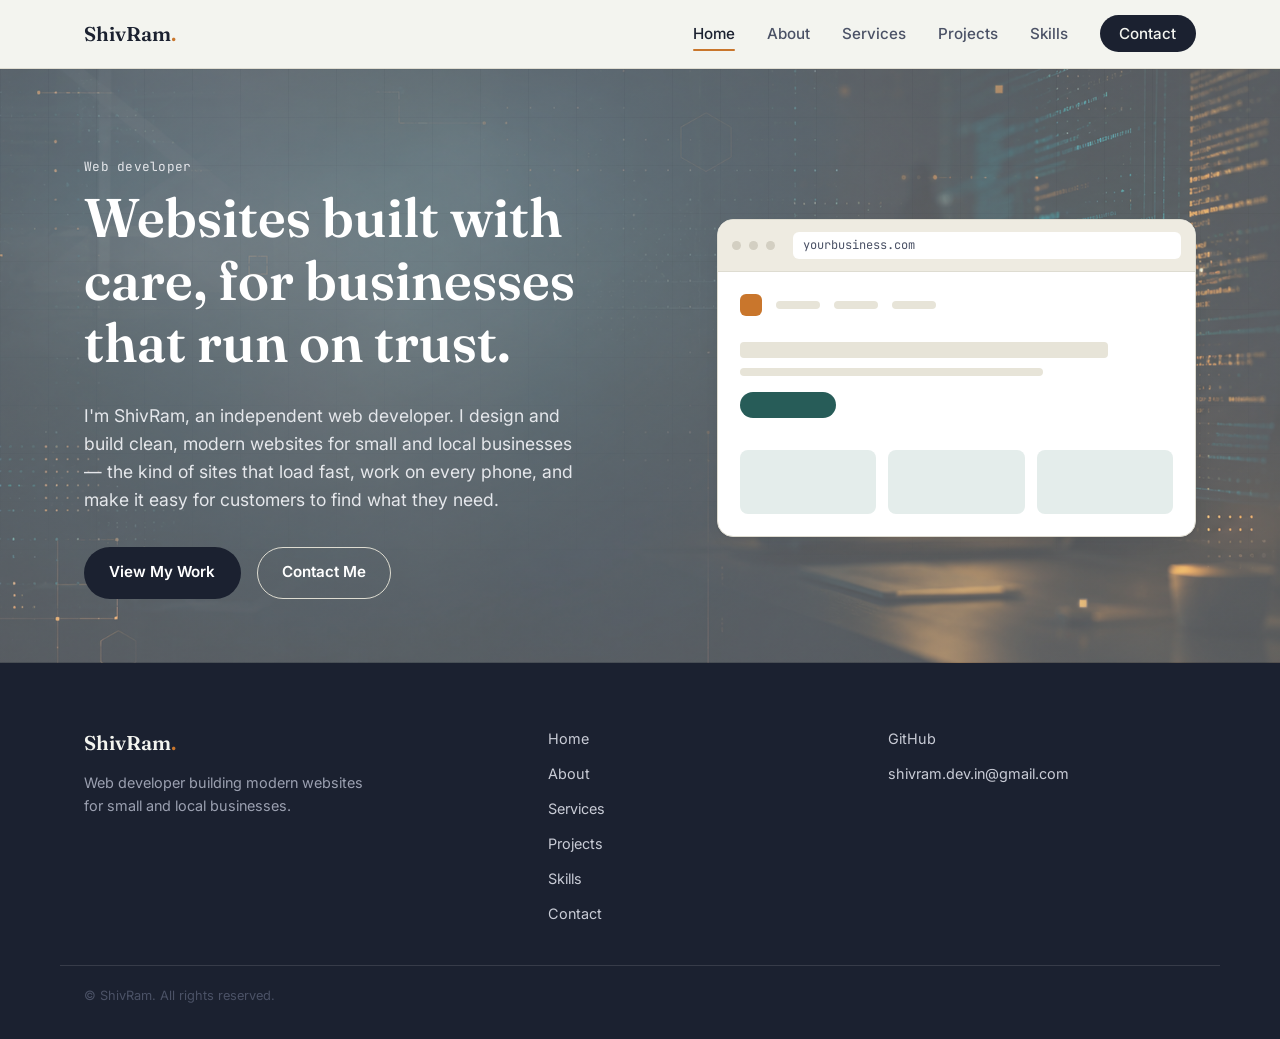
<file: index.html>
<!DOCTYPE html>
<html lang="en">
<head>
  <meta charset="UTF-8">
  <meta name="viewport" content="width=device-width, initial-scale=1.0">
  <title>ShivRam — Web Developer for Small & Local Businesses</title>
  <meta name="description" content="ShivRam builds modern, fast, responsive websites for small and local businesses — cafés, salons, service shops, and more.">

  <link rel="preconnect" href="https://fonts.googleapis.com">
  <link rel="preconnect" href="https://fonts.gstatic.com" crossorigin>
  <link href="https://fonts.googleapis.com/css2?family=Fraunces:ital,opsz,wght@0,9..144,400;0,9..144,500;0,9..144,600;1,9..144,500&family=Inter:wght@400;500;600;700&family=JetBrains+Mono:wght@400;500&display=swap" rel="stylesheet">

  <link rel="stylesheet" href="style.css">
</head>
<body>

  <!-- ================= NAVIGATION ================= -->
  <header class="site-header">
    <nav class="navbar" aria-label="Primary">
      <a href="#home" class="nav-logo">ShivRam<span class="nav-logo-dot">.</span></a>

      <button class="nav-toggle" id="navToggle" aria-expanded="false" aria-controls="navMenu" aria-label="Open menu">
        <span></span>
        <span></span>
        <span></span>
      </button>

      <ul class="nav-menu" id="navMenu">
        <li><a href="index.html" class="nav-link active-link">Home</a></li>
        <li><a href="about.html" class="nav-link">About</a></li>
        <li><a href="services.html" class="nav-link">Services</a></li>
        <li><a href="projects.html" class="nav-link">Projects</a></li>
        <li><a href="skills.html" class="nav-link">Skills</a></li>
        <li><a href="contact.html" class="nav-link nav-cta">Contact</a></li>
      </ul>
    </nav>
  </header>

  <main id="home">

    <!-- ================= HERO ================= -->
    <section class="hero">
      <div class="hero-grid-bg" aria-hidden="true"></div>
      <div class="container hero-inner">
        <div class="hero-copy">
          <p class="eyebrow">Web developer</p>
          <h1 class="hero-title">Websites built with care, for businesses that run on trust.</h1>
          <p class="hero-desc">
            I'm ShivRam, an independent web developer. I design and build clean,
            modern websites for small and local businesses — the kind of sites that
            load fast, work on every phone, and make it easy for customers to find
            what they need.
          </p>
          <div class="hero-actions">
            <a href="projects.html" class="btn btn-primary">View My Work</a>
            <a href="contact.html" class="btn btn-ghost">Contact Me</a>
          </div>
        </div>

        <div class="hero-visual" aria-hidden="true">
          <div class="browser-mock">
            <div class="browser-bar">
              <span class="browser-dot"></span>
              <span class="browser-dot"></span>
              <span class="browser-dot"></span>
              <div class="browser-url">yourbusiness.com</div>
            </div>
            <div class="browser-body">
              <div class="skeleton-nav">
                <span class="skeleton-chip"></span>
                <span class="skeleton-line skeleton-line--s"></span>
                <span class="skeleton-line skeleton-line--s"></span>
                <span class="skeleton-line skeleton-line--s"></span>
              </div>
              <div class="skeleton-hero">
                <span class="skeleton-line skeleton-line--lg"></span>
                <span class="skeleton-line skeleton-line--md"></span>
                <span class="skeleton-btn"></span>
              </div>
              <div class="skeleton-cards">
                <span class="skeleton-card"></span>
                <span class="skeleton-card"></span>
                <span class="skeleton-card"></span>
              </div>
            </div>
          </div>
        </div>
      </div>
    </section>

    <!-- ================= ABOUT =================
    <section class="about" id="about">
      <div class="container about-inner">
        <div class="about-image">
          <div class="avatar-frame">
            <img src="images/profile.png" alt="Portrait of ShivRam, web developer" onerror="this.parentElement.classList.add('avatar-fallback')">
            <div class="avatar-placeholder" aria-hidden="true">RV</div>
          </div>
        </div>

        <div class="about-copy">
          <p class="eyebrow">About</p>
          <h2 class="section-title">I build the web presence small businesses actually need.</h2>
          <p>
            Most of my work is for owner-run businesses — cafés, salons, repair
            shops, and local services — who need a website that looks professional,
            loads quickly, and is simple for their customers to use on a phone.
          </p>
          <p>
            I focus on the fundamentals: clear structure, readable typography,
            honest content, and layouts that hold up on any screen size. Every
            project starts with understanding the business before a single line
            of code gets written.
          </p>
          <p>
            My approach is deliberately straightforward — semantic HTML, clean
            CSS, and JavaScript that's used only where it genuinely improves the
            experience. No unnecessary frameworks, no bloated page weight.
          </p>
        </div>
      </div>
    </section> -->

    <!-- ================= SERVICES =================
    <section class="services" id="services">
      <div class="container">
        <p class="eyebrow">Services</p>
        <h2 class="section-title">What I can build for you</h2>

        <div class="services-list">
          <article class="service-row">
            <div class="service-icon" aria-hidden="true">
              <svg viewBox="0 0 48 48"><rect x="6" y="8" width="36" height="26" rx="3"/><path d="M6 16h36"/><path d="M14 34v6h20v-6"/></svg>
            </div>
            <div class="service-text">
              <h3>Business Websites</h3>
              <p>A complete, professional website for your business — home, about, services, and contact pages built around how your customers actually search and browse.</p>
            </div>
          </article>

          <article class="service-row">
            <div class="service-icon" aria-hidden="true">
              <svg viewBox="0 0 48 48"><rect x="10" y="4" width="28" height="40" rx="4"/><path d="M18 12h12"/><path d="M20 36h8"/></svg>
            </div>
            <div class="service-text">
              <h3>Landing Pages</h3>
              <p>A focused, single-page site built around one goal — a promotion, an event, or a new product — designed to convert visitors quickly.</p>
            </div>
          </article>

          <article class="service-row">
            <div class="service-icon" aria-hidden="true">
              <svg viewBox="0 0 48 48"><rect x="4" y="10" width="40" height="24" rx="2"/><rect x="16" y="38" width="16" height="4" rx="1"/></svg>
            </div>
            <div class="service-text">
              <h3>Responsive Web Design</h3>
              <p>Layouts that are built mobile-first and tested across phones, tablets, and desktops, so your site looks right wherever it's opened.</p>
            </div>
          </article>

          <article class="service-row">
            <div class="service-icon" aria-hidden="true">
              <svg viewBox="0 0 48 48"><path d="M8 40l6-18L34 2l6 6-20 20-18 6z"/><path d="M28 8l6 6"/></svg>
            </div>
            <div class="service-text">
              <h3>Website Redesign</h3>
              <p>A rebuild of an outdated or underperforming site — keeping what works, replacing what doesn't, and modernizing the design and structure.</p>
            </div>
          </article>

          <article class="service-row">
            <div class="service-icon" aria-hidden="true">
              <svg viewBox="0 0 48 48"><circle cx="24" cy="24" r="6"/><path d="M24 4v6M24 38v6M4 24h6M38 24h6M9.5 9.5l4.2 4.2M34.3 34.3l4.2 4.2M9.5 38.5l4.2-4.2M34.3 13.7l4.2-4.2"/></svg>
            </div>
            <div class="service-text">
              <h3>Website Maintenance</h3>
              <p>Ongoing updates, content changes, and fixes after launch, so your site stays accurate and running smoothly.</p>
            </div>
          </article>
        </div>
      </div>
    </section> -->

    <!-- ================= PROJECTS =================
    <section class="projects" id="projects">
      <div class="container">
        <p class="eyebrow">Projects</p>
        <h2 class="section-title">Demo work</h2>
        <p class="section-lead">
          These are self-directed demo projects built to show how I structure and
          design a site for a specific kind of local business — not work for real clients.
        </p>

        <div class="project-grid">

          <article class="project-card">
            <span class="demo-badge">Demo Project</span>
            <div class="project-media">
              <img src="images/cafe.jpeg" alt="Screenshot of a demo café website homepage with a warm, inviting layout">
            </div>
            <div class="project-body">
              <h3>Café Website</h3>
              <p>A warm, image-led homepage for a neighborhood café, with a menu section and simple online ordering call-to-action.</p>
              <ul class="tech-tags">
                <li>HTML</li><li>CSS</li><li>JavaScript</li>
              </ul>
              <div class="project-actions">
                <a href="https://shivram-devloper.github.io/Mountain-Bean-Cafe/" class="btn btn-small btn-primary">Live Demo</a>
                <a href="#" class="btn btn-small btn-ghost">View Code</a>
              </div>
            </div>
          </article>

          <article class="project-card">
            <span class="demo-badge">Demo Project</span>
            <div class="project-media">
              <img src="images/saloon.jpeg" alt="Screenshot of a demo salon website homepage with a booking section">
            </div>
            <div class="project-body">
              <h3>Salon Website</h3>
              <p>A clean, elegant site for a hair and beauty salon, featuring a services list, pricing, and an appointment request form.</p>
              <ul class="tech-tags">
                <li>HTML</li><li>CSS</li><li>JavaScript</li>
              </ul>
              <div class="project-actions">
                <a href="https://shivram-devloper.github.io/velora-studio/" class="btn btn-small btn-primary">Live Demo</a>
                <a href="#" class="btn btn-small btn-ghost">View Code</a>
              </div>
            </div>
          </article>

          <article class="project-card">
            <span class="demo-badge">Demo Project</span>
            <div class="project-media">
              <img src="images/services.jpeg" alt="Screenshot of a demo local repair service website homepage">
            </div>
            <div class="project-body">
              <h3>Local Repair Service Website</h3>
              <p>A straightforward, trust-focused site for a local repair shop, with a clear services breakdown and a request-a-quote form.</p>
              <ul class="tech-tags">
                <li>HTML</li><li>CSS</li><li>JavaScript</li>
              </ul>
              <div class="project-actions">
                <a href=" https://shivram-devloper.github.io/Fixora-Home-Services/" class="btn btn-small btn-primary">Live Demo</a>
                <a href="#" class="btn btn-small btn-ghost">View Code</a>
              </div>
            </div>
          </article>

        </div>
      </div>
    </section> -->

    <!-- ================= SKILLS =================
    <section class="skills" id="skills">
      <div class="container">
        <p class="eyebrow">Skills</p>
        <h2 class="section-title">Tools I build with</h2>

        <div class="skills-grid">
          <div class="skill-item">
            <div class="skill-top">
              <span class="skill-name">HTML</span>
              <span class="skill-level">Proficient</span>
            </div>
            <div class="skill-bar"><span style="width: 90%;"></span></div>
          </div>

          <div class="skill-item">
            <div class="skill-top">
              <span class="skill-name">CSS</span>
              <span class="skill-level">Proficient</span>
            </div>
            <div class="skill-bar"><span style="width: 85%;"></span></div>
          </div>

          <div class="skill-item">
            <div class="skill-top">
              <span class="skill-name">JavaScript</span>
              <span class="skill-level">Comfortable</span>
            </div>
            <div class="skill-bar"><span style="width: 70%;"></span></div>
          </div>

          <div class="skill-item">
            <div class="skill-top">
              <span class="skill-name">Git</span>
              <span class="skill-level">Comfortable</span>
            </div>
            <div class="skill-bar"><span style="width: 75%;"></span></div>
          </div>

          <div class="skill-item">
            <div class="skill-top">
              <span class="skill-name">GitHub</span>
              <span class="skill-level">Comfortable</span>
            </div>
            <div class="skill-bar"><span style="width: 75%;"></span></div>
          </div>

          <div class="skill-item">
            <div class="skill-top">
              <span class="skill-name">Responsive Web Design</span>
              <span class="skill-level">Proficient</span>
            </div>
            <div class="skill-bar"><span style="width: 88%;"></span></div>
          </div>
        </div>
      </div>
    </section>
 -->
    <!-- ================= WORK PROCESS =================
    <section class="process" id="process">
      <div class="container">
        <p class="eyebrow">Process</p>
        <h2 class="section-title">How a project comes together</h2>

        <ol class="process-list">
          <li class="process-step">
            <span class="process-num">01</span>
            <div>
              <h3>Discuss</h3>
              <p>Understand the business and what the website needs to do.</p>
            </div>
          </li>
          <li class="process-step">
            <span class="process-num">02</span>
            <div>
              <h3>Plan</h3>
              <p>Plan the website structure, pages, and content.</p>
            </div>
          </li>
          <li class="process-step">
            <span class="process-num">03</span>
            <div>
              <h3>Build</h3>
              <p>Develop the website with clean, responsive code.</p>
            </div>
          </li>
          <li class="process-step">
            <span class="process-num">04</span>
            <div>
              <h3>Review</h3>
              <p>Share a preview and collect feedback before launch.</p>
            </div>
          </li>
          <li class="process-step">
            <span class="process-num">05</span>
            <div>
              <h3>Launch</h3>
              <p>Deploy the finished website and hand it over.</p>
            </div>
          </li>
        </ol>
      </div>
    </section> -->

    <!-- ================= CONTACT =================
    <section class="contact" id="contact">
      <div class="container contact-inner">
        <div class="contact-copy">
          <p class="eyebrow">Contact</p>
          <h2 class="section-title">Have a project in mind?</h2>
          <p>
            Tell me a bit about your business and what you're looking for.
            I read every message and usually reply within a couple of days.
          </p>
          <a href="mailto:shivram.dev.in@gmail.com" class="contact-email">shivram.dev.in@gmail.com</a>
        </div>

        <form class="contact-form" id="contactForm" novalidate>
          <div class="form-field">
            <label for="name">Name</label>
            <input type="text" id="name" name="name" autocomplete="name" required>
            <span class="field-error" id="nameError"></span>
          </div>

          <div class="form-field">
            <label for="email">Email</label>
            <input type="email" id="email" name="email" autocomplete="email" required>
            <span class="field-error" id="emailError"></span>
          </div>

          <div class="form-field">
            <label for="message">Message</label>
            <textarea id="message" name="message" rows="5" required></textarea>
            <span class="field-error" id="messageError"></span>
          </div>

          <button type="submit" class="btn btn-primary btn-full">Send Message</button>
          <p class="form-status" id="formStatus" role="status" aria-live="polite"></p>
        </form>
      </div>
    </section> -->

  </main>

  <!-- ================= FOOTER ================= -->
  <footer class="site-footer">
    <div class="container footer-inner">
      <div class="footer-brand">
        <a href="#home" class="nav-logo">ShivRam<span class="nav-logo-dot">.</span></a>
        <p>Web developer building modern websites for small and local businesses.</p>
      </div>

      <nav class="footer-nav" aria-label="Footer">
        <a href="index.html">Home</a>
        <a href="about.html">About</a>
        <a href="services.html">Services</a>
        <a href="projects.html">Projects</a>
        <a href="skills.html">Skills</a>
        <a href="contact.html">Contact</a>
      </nav>

      <div class="footer-meta">
        <a href="https://github.com/shivram-devloper" target="_blank" rel="noopener noreferrer">GitHub</a>
        <a href="mailto:shivram.dev.in@gmail.com">shivram.dev.in@gmail.com</a>
      </div>
    </div>
    <div class="container footer-bottom">
      <p>&copy; <span id="currentYear"></span> ShivRam. All rights reserved.</p>
    </div>
  </footer>

  <script src="script.js"></script>
</body>
</html>
</file>
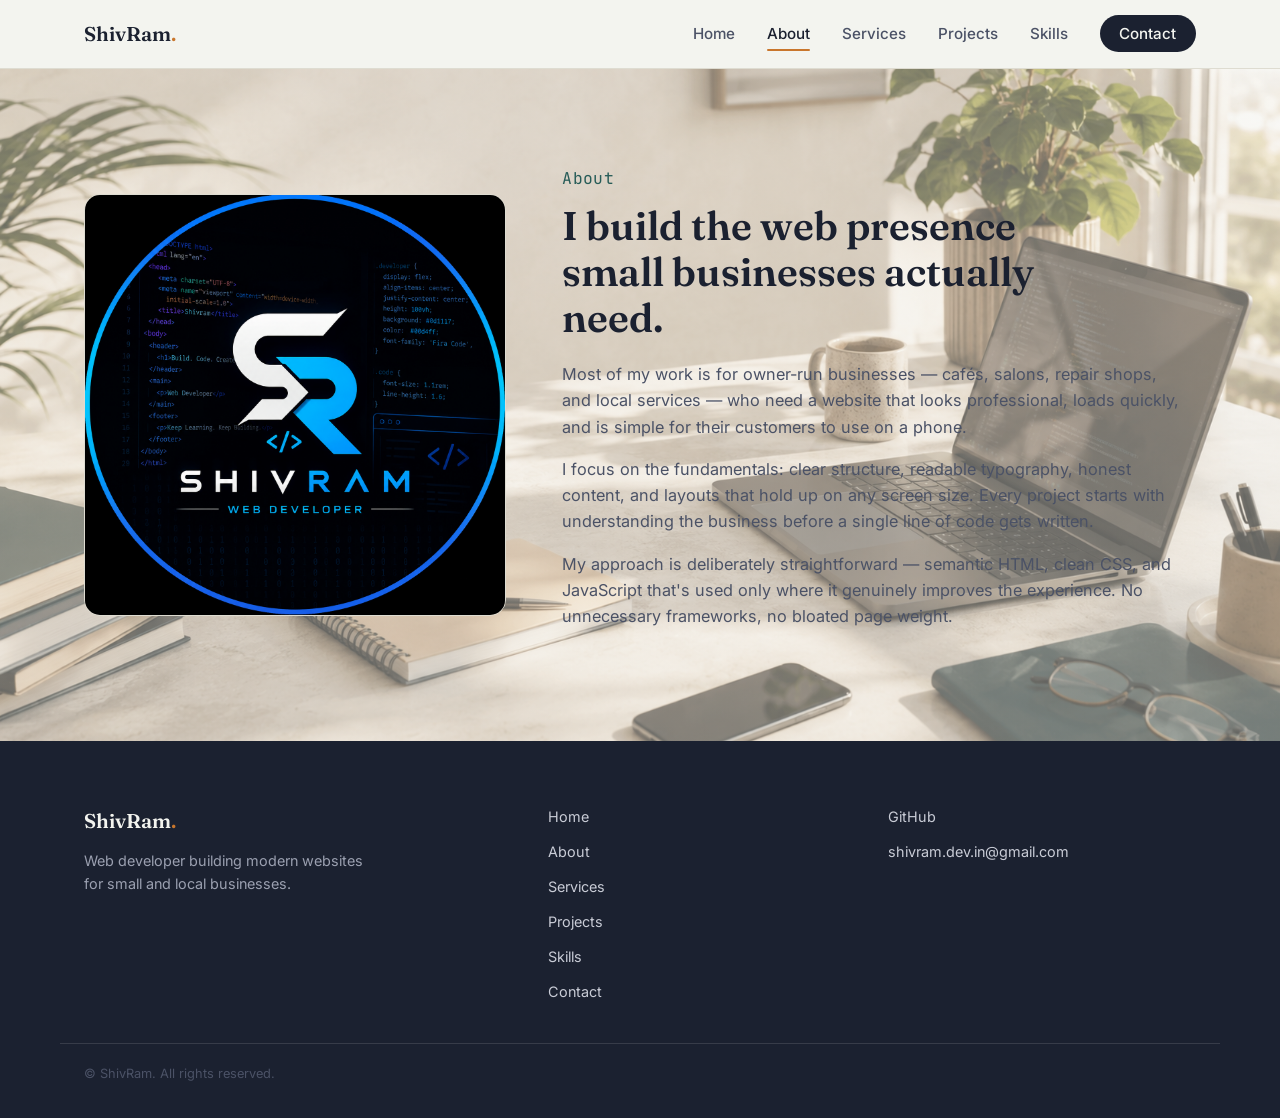
<file: about.html>
<!DOCTYPE html>
<html lang="en">

<head>
    <meta charset="UTF-8">
    <meta name="viewport" content="width=device-width, initial-scale=1.0">
    <title>About — ShivRam | Web Developer for Small & Local Businesses</title>
    <meta name="description"
        content="ShivRam builds modern, fast, responsive websites for small and local businesses — cafés, salons, service shops, and more.">

    <link rel="preconnect" href="https://fonts.googleapis.com">
    <link rel="preconnect" href="https://fonts.gstatic.com" crossorigin>
    <link
        href="https://fonts.googleapis.com/css2?family=Fraunces:ital,opsz,wght@0,9..144,400;0,9..144,500;0,9..144,600;1,9..144,500&family=Inter:wght@400;500;600;700&family=JetBrains+Mono:wght@400;500&display=swap"
        rel="stylesheet">

    <link rel="stylesheet" href="style.css">
</head>

<body>

    <!-- ================= NAVIGATION ================= -->
    <header class="site-header">
        <nav class="navbar" aria-label="Primary">
            <a href="#home" class="nav-logo">ShivRam<span class="nav-logo-dot">.</span></a>

            <button class="nav-toggle" id="navToggle" aria-expanded="false" aria-controls="navMenu"
                aria-label="Open menu">
                <span></span>
                <span></span>
                <span></span>
            </button>

            <ul class="nav-menu" id="navMenu">
                <li><a href="index.html" class="nav-link">Home</a></li>
                <li><a href="about.html" class="nav-link active-link">About</a></li>
                <li><a href="services.html" class="nav-link">Services</a></li>
                <li><a href="projects.html" class="nav-link">Projects</a></li>
                <li><a href="skills.html" class="nav-link">Skills</a></li>
                <li><a href="contact.html" class="nav-link nav-cta">Contact</a></li>
            </ul>
        </nav>
    </header>

    <main>

        <!--================= ABOUT ================= -->
        <section class="about" id="about">
            <div class="container about-inner">
                <div class="about-image">
                    <div class="avatar-frame">
                        <img src="images/profile.png" alt="Portrait of ShivRam, web developer"
                            onerror="this.parentElement.classList.add('avatar-fallback')">
                        <div class="avatar-placeholder" aria-hidden="true">RV</div>
                    </div>
                </div>

                <div class="about-copy">
                    <p class="eyebrow">About</p>
                    <h2 class="section-title">I build the web presence small businesses actually need.</h2>
                    <p>
                        Most of my work is for owner-run businesses — cafés, salons, repair
                        shops, and local services — who need a website that looks professional,
                        loads quickly, and is simple for their customers to use on a phone.
                    </p>
                    <p>
                        I focus on the fundamentals: clear structure, readable typography,
                        honest content, and layouts that hold up on any screen size. Every
                        project starts with understanding the business before a single line
                        of code gets written.
                    </p>
                    <p>
                        My approach is deliberately straightforward — semantic HTML, clean
                        CSS, and JavaScript that's used only where it genuinely improves the
                        experience. No unnecessary frameworks, no bloated page weight.
                    </p>
                </div>
            </div>
        </section>

    </main>


    <!-- ================= FOOTER ================= -->
    <footer class="site-footer">
        <div class="container footer-inner">
            <div class="footer-brand">
                <a href="#home" class="nav-logo">ShivRam<span class="nav-logo-dot">.</span></a>
                <p>Web developer building modern websites for small and local businesses.</p>
            </div>

            <nav class="footer-nav" aria-label="Footer">
                <a href="index.html">Home</a>
                <a href="about.html">About</a>
                <a href="services.html">Services</a>
                <a href="projects.html">Projects</a>
                <a href="skills.html">Skills</a>
                <a href="contact.html">Contact</a>
            </nav>

            <div class="footer-meta">
                <a href="https://github.com/shivram-devloper" target="_blank" rel="noopener noreferrer">GitHub</a>
                <a href="mailto:shivram.dev.in@gmail.com">shivram.dev.in@gmail.com</a>
            </div>
        </div>
        <div class="container footer-bottom">
            <p>&copy; <span id="currentYear"></span> ShivRam. All rights reserved.</p>
        </div>
    </footer>

    <script src="script.js"></script>
</body>

</html>
</file>
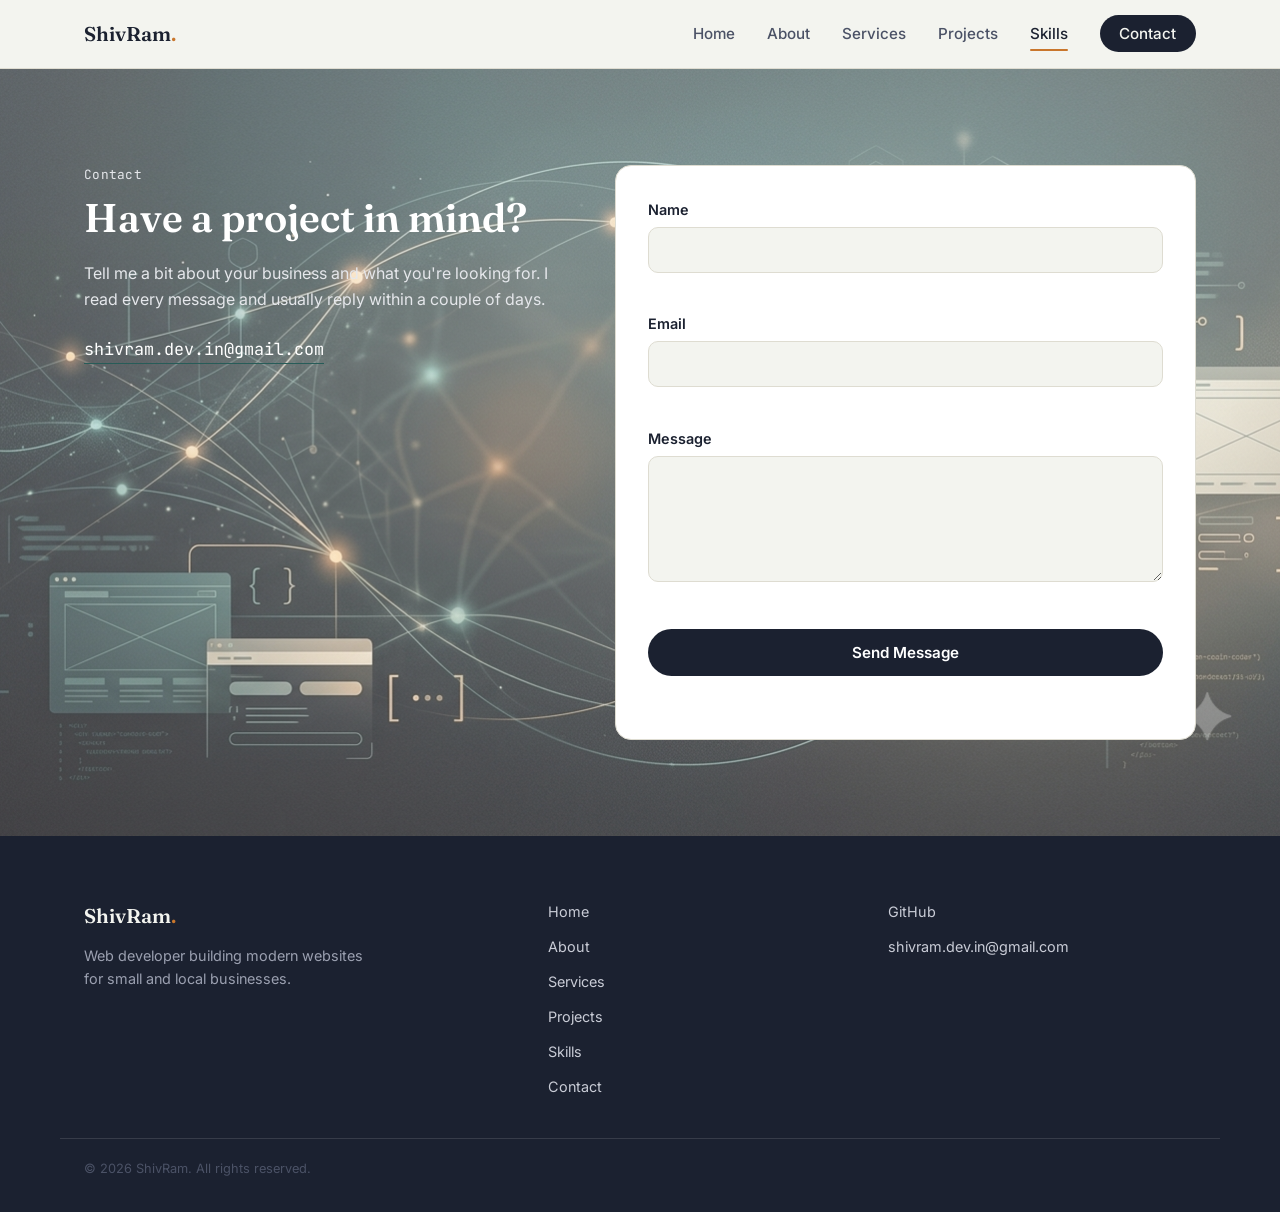
<file: contact.html>
<!DOCTYPE html>
<html lang="en">

<head>
    <meta charset="UTF-8">
    <meta name="viewport" content="width=device-width, initial-scale=1.0">

    <title>Skills — ShivRam | Web Developer for Small & Local Businesses</title>

    <meta name="description"
        content="ShivRam builds modern, fast, responsive websites for small and local businesses — cafés, salons, service shops, and more.">

    <link rel="preconnect" href="https://fonts.googleapis.com">
    <link rel="preconnect" href="https://fonts.gstatic.com" crossorigin>

    <link
        href="https://fonts.googleapis.com/css2?family=Fraunces:ital,opsz,wght@0,9..144,400;0,9..144,500;0,9..144,600;1,9..144,500&family=Inter:wght@400;500;600;700&family=JetBrains+Mono:wght@400;500&display=swap"
        rel="stylesheet">

    <link rel="stylesheet" href="style.css">
</head>

<body>

    <!-- ================= NAVIGATION ================= -->
    <header class="site-header">
        <nav class="navbar" aria-label="Primary">

            <a href="#home" class="nav-logo">
                ShivRam<span class="nav-logo-dot">.</span>
            </a>

            <button class="nav-toggle" id="navToggle" aria-expanded="false" aria-controls="navMenu"
                aria-label="Open menu" type="button">

                <span></span>
                <span></span>
                <span></span>
            </button>

            <ul class="nav-menu" id="navMenu">
                <li><a href="index.html" class="nav-link">Home</a></li>
                <li><a href="about.html" class="nav-link">About</a></li>
                <li><a href="services.html" class="nav-link">Services</a></li>
                <li><a href="projects.html" class="nav-link">Projects</a></li>
                <li><a href="skills.html" class="nav-link active-link" aria-current="page">Skills</a></li>
                <li><a href="contact.html" class="nav-link nav-cta">Contact</a></li>
            </ul>

        </nav>
    </header>
    
    <main>

        <!-- ================= CONTACT ================= -->
        <section class="contact" id="contact">
            <div class="container contact-inner">
                <div class="contact-copy">
                    <p class="eyebrow">Contact</p>
                    <h2 class="section-title">Have a project in mind?</h2>
                    <p>
                        Tell me a bit about your business and what you're looking for.
                        I read every message and usually reply within a couple of days.
                    </p>
                    <a href="mailto:shivram.dev.in@gmail.com" class="contact-email">shivram.dev.in@gmail.com</a>
                </div>

                <form class="contact-form" id="contactForm" novalidate>
                    <div class="form-field">
                        <label for="name">Name</label>
                        <input type="text" id="name" name="name" autocomplete="name" required>
                        <span class="field-error" id="nameError"></span>
                    </div>

                    <div class="form-field">
                        <label for="email">Email</label>
                        <input type="email" id="email" name="email" autocomplete="email" required>
                        <span class="field-error" id="emailError"></span>
                    </div>

                    <div class="form-field">
                        <label for="message">Message</label>
                        <textarea id="message" name="message" rows="5" required></textarea>
                        <span class="field-error" id="messageError"></span>
                    </div>

                    <button type="submit" class="btn btn-primary btn-full">Send Message</button>
                    <p class="form-status" id="formStatus" role="status" aria-live="polite"></p>
                </form>
            </div>
        </section>

    </main>

    <!-- ================= FOOTER ================= -->
    <footer class="site-footer">
        <div class="container footer-inner">
            <div class="footer-brand">
                <a href="#home" class="nav-logo">ShivRam<span class="nav-logo-dot">.</span></a>
                <p>Web developer building modern websites for small and local businesses.</p>
            </div>

            <nav class="footer-nav" aria-label="Footer">
                <a href="index.html">Home</a>
                <a href="about.html">About</a>
                <a href="services.html">Services</a>
                <a href="projects.html">Projects</a>
                <a href="skills.html">Skills</a>
                <a href="contact.html">Contact</a>
            </nav>

            <div class="footer-meta">
                <a href="https://github.com/shivram-devloper" target="_blank" rel="noopener noreferrer">GitHub</a>
                <a href="mailto:shivram.dev.in@gmail.com">shivram.dev.in@gmail.com</a>
            </div>
        </div>
        <div class="container footer-bottom">
            <p>&copy; <span id="currentYear"></span> ShivRam. All rights reserved.</p>
        </div>
    </footer>

    <script src="script.js"></script>
</body>

</html>
</file>
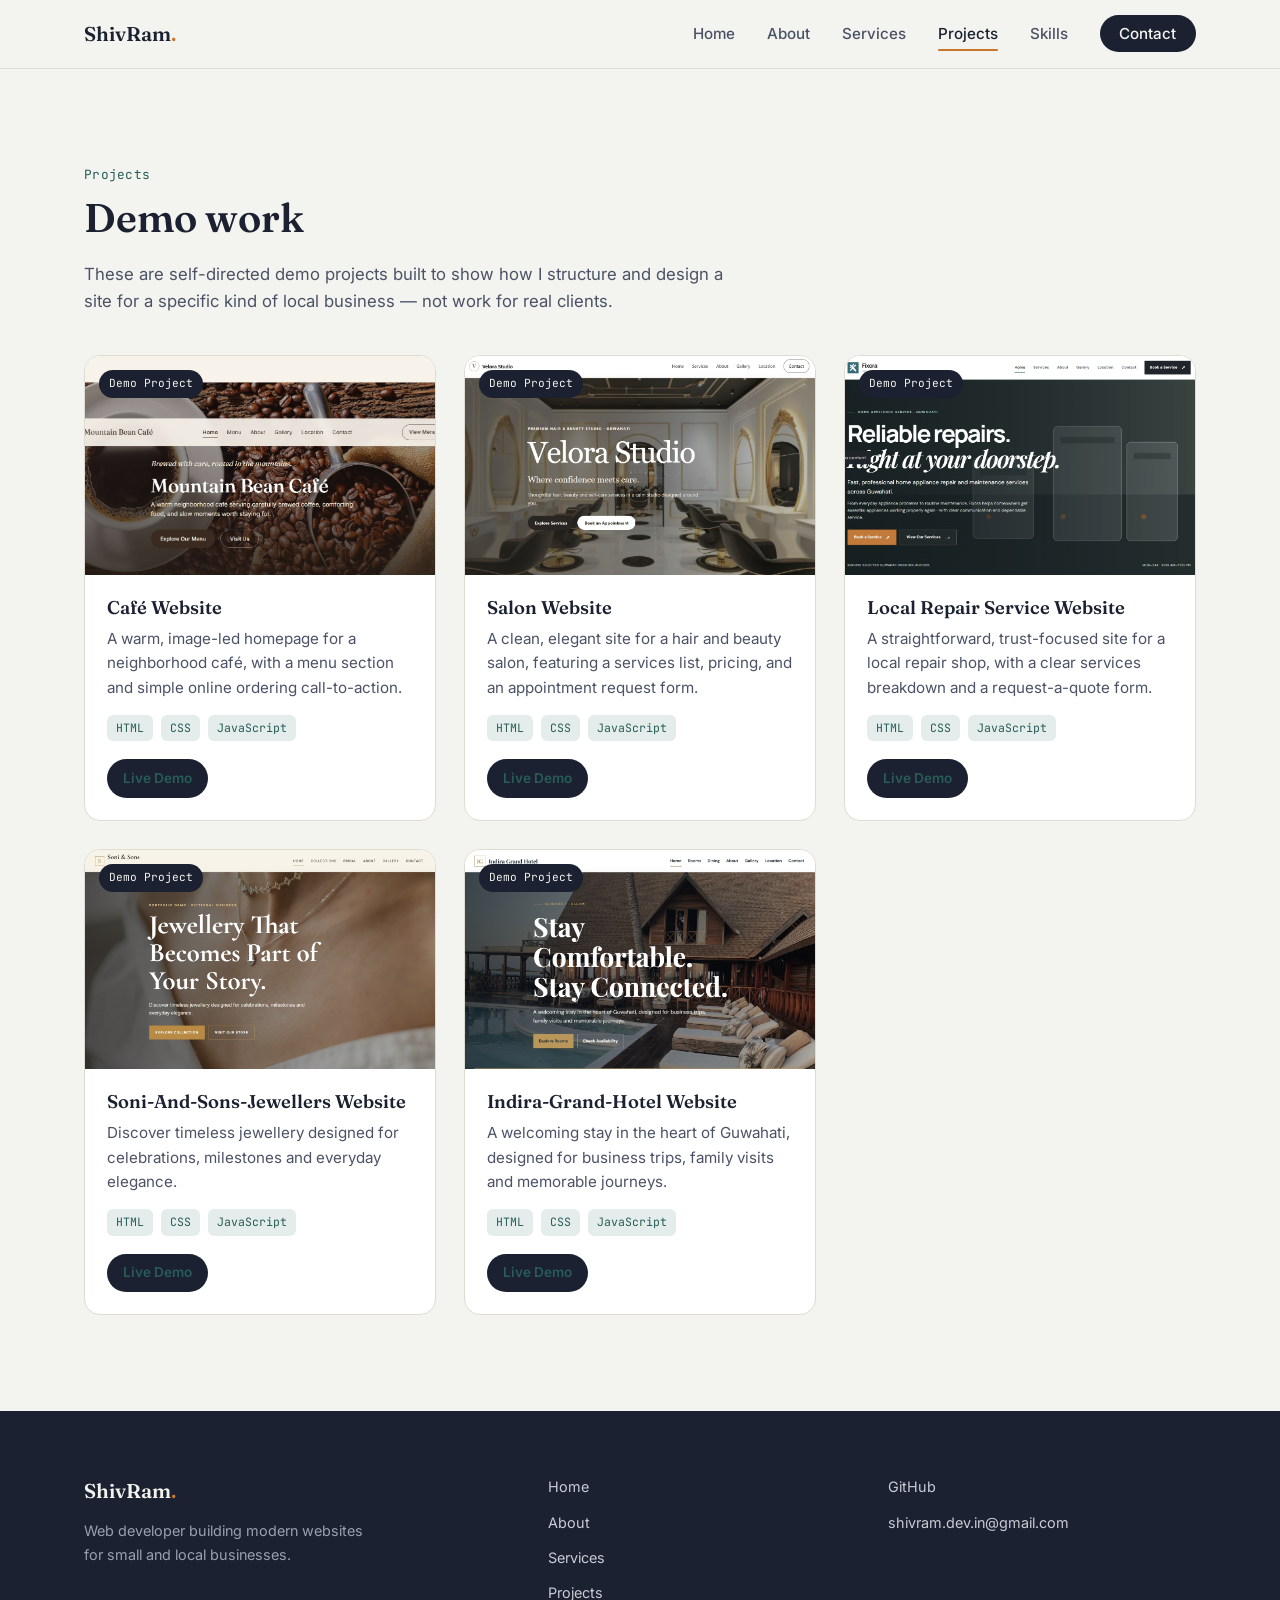
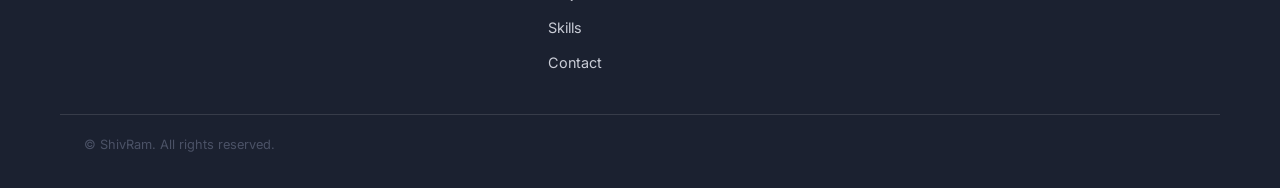
<file: projects.html>
<!DOCTYPE html>
<html lang="en">

<head>
    <meta charset="UTF-8">
    <meta name="viewport" content="width=device-width, initial-scale=1.0">
    <title>Projects — ShivRam | Web Developer for Small & Local Businesses</title>
    <meta name="description"
        content="ShivRam builds modern, fast, responsive websites for small and local businesses — cafés, salons, service shops, and more.">

    <link rel="preconnect" href="https://fonts.googleapis.com">
    <link rel="preconnect" href="https://fonts.gstatic.com" crossorigin>
    <link
        href="https://fonts.googleapis.com/css2?family=Fraunces:ital,opsz,wght@0,9..144,400;0,9..144,500;0,9..144,600;1,9..144,500&family=Inter:wght@400;500;600;700&family=JetBrains+Mono:wght@400;500&display=swap"
        rel="stylesheet">

    <link rel="stylesheet" href="style.css">
</head>

<body>

    <!-- ================= NAVIGATION ================= -->
    <header class="site-header">
        <nav class="navbar" aria-label="Primary">
            <a href="#home" class="nav-logo">ShivRam<span class="nav-logo-dot">.</span></a>

            <button class="nav-toggle" id="navToggle" aria-expanded="false" aria-controls="navMenu"
                aria-label="Open menu">
                <span></span>
                <span></span>
                <span></span>
            </button>

            <ul class="nav-menu" id="navMenu">
                <li><a href="index.html" class="nav-link">Home</a></li>
                <li><a href="about.html" class="nav-link">About</a></li>
                <li><a href="services.html" class="nav-link">Services</a></li>
                <li><a href="projects.html" class="nav-link active-link">Projects</a></li>
                <li><a href="skills.html" class="nav-link">Skills</a></li>
                <li><a href="contact.html" class="nav-link nav-cta">Contact</a></li>
            </ul>
        </nav>
    </header>


    <main>

        <!-- ================= PROJECTS ================= -->
        <section class="projects" id="projects">
            <div class="container">
                <p class="eyebrow">Projects</p>
                <h2 class="section-title">Demo work</h2>
                <p class="section-lead">
                    These are self-directed demo projects built to show how I structure and
                    design a site for a specific kind of local business — not work for real clients.
                </p>

                <div class="project-grid">

                    <article class="project-card">
                        <span class="demo-badge">Demo Project</span>
                        <div class="project-media">
                            <img src="images/cafe.jpeg"
                                alt="Screenshot of a demo café website homepage with a warm, inviting layout">
                        </div>
                        <div class="project-body">
                            <h3>Café Website</h3>
                            <p>A warm, image-led homepage for a neighborhood café, with a menu section and simple online
                                ordering call-to-action.</p>
                            <ul class="tech-tags">
                                <li>HTML</li>
                                <li>CSS</li>
                                <li>JavaScript</li>
                            </ul>
                            <div class="project-actions">
                                <a href="https://shivram-devloper.github.io/Mountain-Bean-Cafe/"
                                    class="btn btn-small btn-primary">Live Demo</a>

                            </div>
                        </div>
                    </article>

                    <article class="project-card">
                        <span class="demo-badge">Demo Project</span>
                        <div class="project-media">
                            <img src="images/saloon.jpeg"
                                alt="Screenshot of a demo salon website homepage with a booking section">
                        </div>
                        <div class="project-body">
                            <h3>Salon Website</h3>
                            <p>A clean, elegant site for a hair and beauty salon, featuring a services list, pricing,
                                and an
                                appointment request form.</p>
                            <ul class="tech-tags">
                                <li>HTML</li>
                                <li>CSS</li>
                                <li>JavaScript</li>
                            </ul>
                            <div class="project-actions">
                                <a href="https://shivram-devloper.github.io/velora-studio/"
                                    class="btn btn-small btn-primary">Live Demo</a>

                            </div>
                        </div>
                    </article>

                    <article class="project-card">
                        <span class="demo-badge">Demo Project</span>
                        <div class="project-media">
                            <img src="images/services.jpeg"
                                alt="Screenshot of a demo local repair service website homepage">
                        </div>
                        <div class="project-body">
                            <h3>Local Repair Service Website</h3>
                            <p>A straightforward, trust-focused site for a local repair shop, with a clear services
                                breakdown and a request-a-quote form.</p>
                            <ul class="tech-tags">
                                <li>HTML</li>
                                <li>CSS</li>
                                <li>JavaScript</li>
                            </ul>
                            <div class="project-actions">
                                <a href=" https://shivram-devloper.github.io/Fixora-Home-Services/"
                                    class="btn btn-small btn-primary">Live Demo</a>

                            </div>
                        </div>
                    </article>

                    <article class="project-card">
                        <span class="demo-badge">Demo Project</span>
                        <div class="project-media">
                            <img src="images/jewellers.jpeg"
                                alt="Screenshot of a demo Indira-Grand-Hotel website homepage">
                        </div>
                        <div class="project-body">
                            <h3>Soni-And-Sons-Jewellers Website</h3>
                            <p>Discover timeless jewellery designed for celebrations, milestones and everyday elegance.</p>
                            <ul class="tech-tags">
                                <li>HTML</li>
                                <li>CSS</li>
                                <li>JavaScript</li>
                            </ul>
                            <div class="project-actions">
                                <a href="https://shivram-devloper.github.io/Soni-And-Sons-Jewellers/"
                                    class="btn btn-small btn-primary">Live Demo</a>

                            </div>
                        </div>
                    </article>

                    <article class="project-card">
                        <span class="demo-badge">Demo Project</span>
                        <div class="project-media">
                            <img src="images/hotel.jpeg"
                                alt="Screenshot of a demo local repair service website homepage">
                        </div>
                        <div class="project-body">
                            <h3>Indira-Grand-Hotel Website</h3>
                            <p>A welcoming stay in the heart of Guwahati, designed for business trips, family visits and
                                memorable journeys.</p>
                            <ul class="tech-tags">
                                <li>HTML</li>
                                <li>CSS</li>
                                <li>JavaScript</li>
                            </ul>
                            <div class="project-actions">
                                <a href=" https://shivram-devloper.github.io/Indira-Grand-Hotel/"
                                    class="btn btn-small btn-primary">Live Demo</a>

                            </div>
                        </div>
                    </article>

                </div>
            </div>
        </section>


    </main>


    <!-- ================= FOOTER ================= -->
    <footer class="site-footer">
        <div class="container footer-inner">
            <div class="footer-brand">
                <a href="#home" class="nav-logo">ShivRam<span class="nav-logo-dot">.</span></a>
                <p>Web developer building modern websites for small and local businesses.</p>
            </div>

            <nav class="footer-nav" aria-label="Footer">
                <a href="index.html">Home</a>
                <a href="about.html">About</a>
                <a href="services.html">Services</a>
                <a href="projects.html">Projects</a>
                <a href="skills.html">Skills</a>
                <a href="contact.html">Contact</a>
            </nav>

            <div class="footer-meta">
                <a href="https://github.com/shivram-devloper" target="_blank" rel="noopener noreferrer">GitHub</a>
                <a href="mailto:shivram.dev.in@gmail.com">shivram.dev.in@gmail.com</a>
            </div>
        </div>
        <div class="container footer-bottom">
            <p>&copy; <span id="currentYear"></span> ShivRam. All rights reserved.</p>
        </div>
    </footer>

    <script src="script.js"></script>
</body>

</html>
</file>
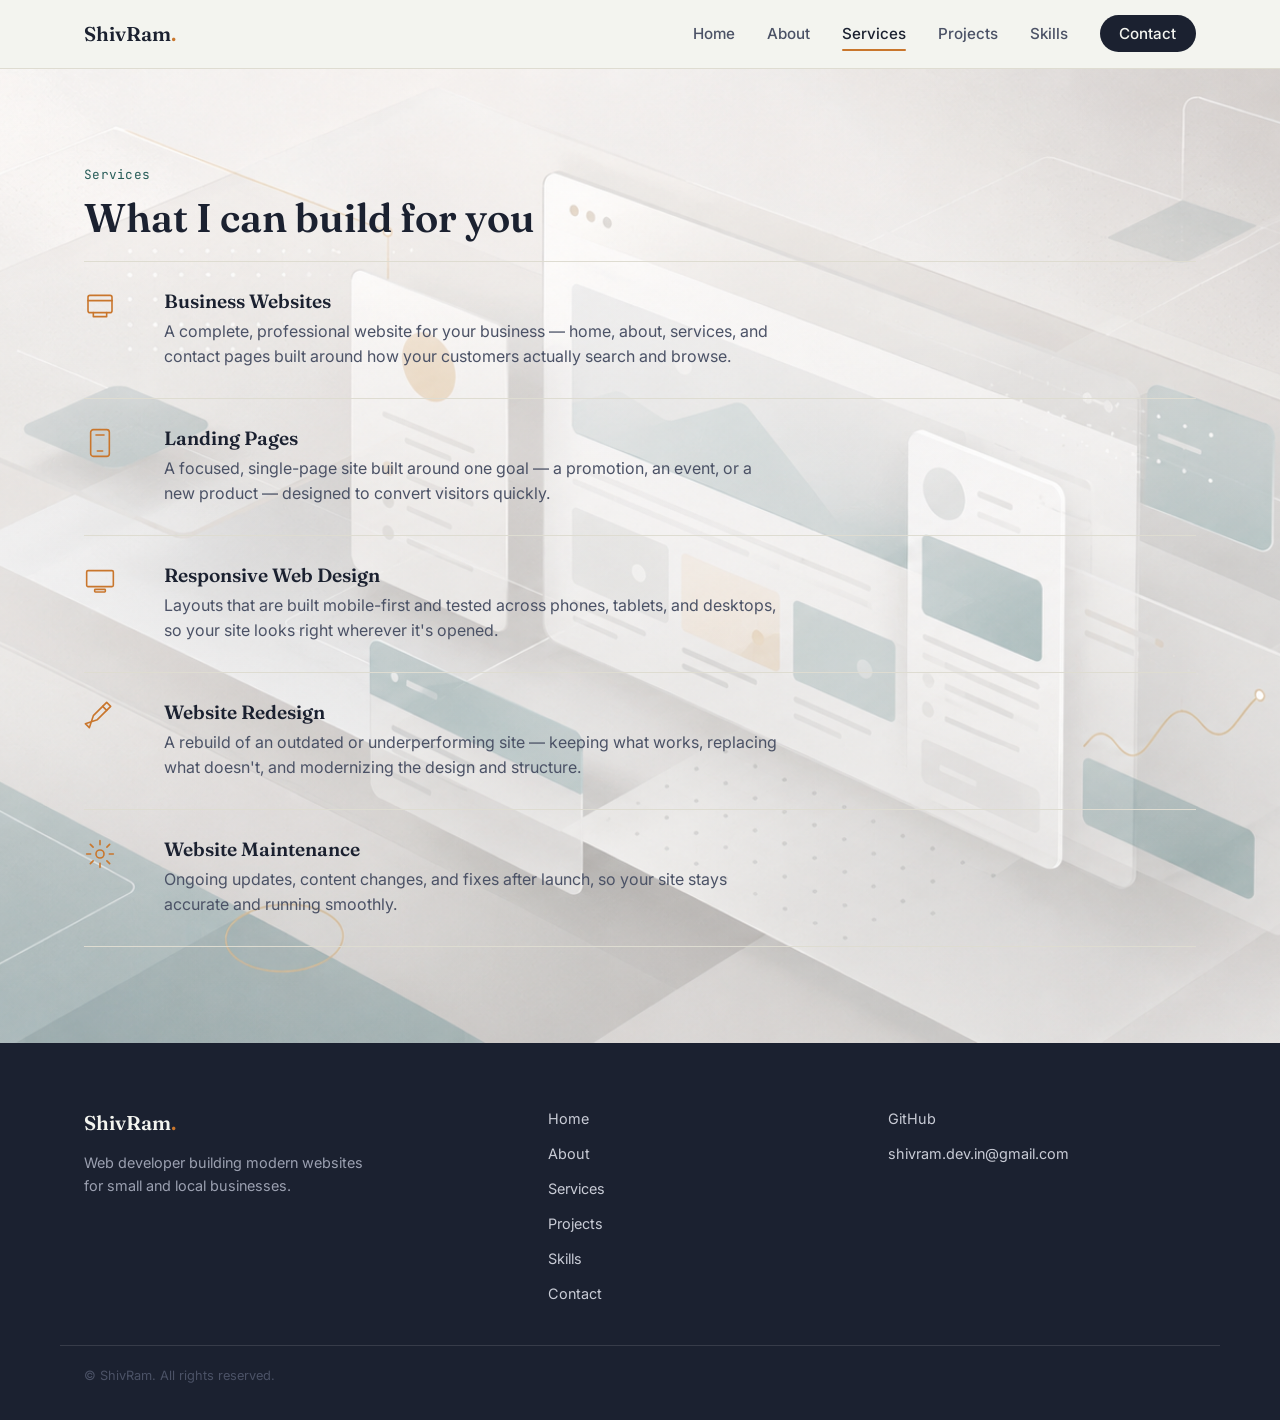
<file: services.html>
<!DOCTYPE html>
<html lang="en">

<head>
    <meta charset="UTF-8">
    <meta name="viewport" content="width=device-width, initial-scale=1.0">
    <title>Services — ShivRam | Web Developer for Small & Local Businesses</title>
    <meta name="description"
        content="ShivRam builds modern, fast, responsive websites for small and local businesses — cafés, salons, service shops, and more.">

    <link rel="preconnect" href="https://fonts.googleapis.com">
    <link rel="preconnect" href="https://fonts.gstatic.com" crossorigin>
    <link
        href="https://fonts.googleapis.com/css2?family=Fraunces:ital,opsz,wght@0,9..144,400;0,9..144,500;0,9..144,600;1,9..144,500&family=Inter:wght@400;500;600;700&family=JetBrains+Mono:wght@400;500&display=swap"
        rel="stylesheet">

    <link rel="stylesheet" href="style.css">
</head>

<body>

    <!-- ================= NAVIGATION ================= -->
    <header class="site-header">
        <nav class="navbar" aria-label="Primary">
            <a href="#home" class="nav-logo">ShivRam<span class="nav-logo-dot">.</span></a>

            <button class="nav-toggle" id="navToggle" aria-expanded="false" aria-controls="navMenu"
                aria-label="Open menu">
                <span></span>
                <span></span>
                <span></span>
            </button>

            <ul class="nav-menu" id="navMenu">
                <li><a href="index.html" class="nav-link">Home</a></li>
                <li><a href="about.html" class="nav-link">About</a></li>
                <li><a href="services.html" class="nav-link active-link">Services</a></li>
                <li><a href="projects.html" class="nav-link">Projects</a></li>
                <li><a href="skills.html" class="nav-link">Skills</a></li>
                <li><a href="contact.html" class="nav-link nav-cta">Contact</a></li>
            </ul>
        </nav>
    </header>

    <main>


        <!-- ================= SERVICES ================= -->
        <section class="services" id="services">
            <div class="container">
                <p class="eyebrow">Services</p>
                <h2 class="section-title">What I can build for you</h2>

                <div class="services-list">
                    <article class="service-row">
                        <div class="service-icon" aria-hidden="true">
                            <svg viewBox="0 0 48 48">
                                <rect x="6" y="8" width="36" height="26" rx="3" />
                                <path d="M6 16h36" />
                                <path d="M14 34v6h20v-6" />
                            </svg>
                        </div>
                        <div class="service-text">
                            <h3>Business Websites</h3>
                            <p>A complete, professional website for your business — home, about, services, and contact
                                pages
                                built around how your customers actually search and browse.</p>
                        </div>
                    </article>

                    <article class="service-row">
                        <div class="service-icon" aria-hidden="true">
                            <svg viewBox="0 0 48 48">
                                <rect x="10" y="4" width="28" height="40" rx="4" />
                                <path d="M18 12h12" />
                                <path d="M20 36h8" />
                            </svg>
                        </div>
                        <div class="service-text">
                            <h3>Landing Pages</h3>
                            <p>A focused, single-page site built around one goal — a promotion, an event, or a new
                                product —
                                designed to convert visitors quickly.</p>
                        </div>
                    </article>

                    <article class="service-row">
                        <div class="service-icon" aria-hidden="true">
                            <svg viewBox="0 0 48 48">
                                <rect x="4" y="10" width="40" height="24" rx="2" />
                                <rect x="16" y="38" width="16" height="4" rx="1" />
                            </svg>
                        </div>
                        <div class="service-text">
                            <h3>Responsive Web Design</h3>
                            <p>Layouts that are built mobile-first and tested across phones, tablets, and desktops, so
                                your
                                site looks right wherever it's opened.</p>
                        </div>
                    </article>

                    <article class="service-row">
                        <div class="service-icon" aria-hidden="true">
                            <svg viewBox="0 0 48 48">
                                <path d="M8 40l6-18L34 2l6 6-20 20-18 6z" />
                                <path d="M28 8l6 6" />
                            </svg>
                        </div>
                        <div class="service-text">
                            <h3>Website Redesign</h3>
                            <p>A rebuild of an outdated or underperforming site — keeping what works, replacing what
                                doesn't, and modernizing the design and structure.</p>
                        </div>
                    </article>

                    <article class="service-row">
                        <div class="service-icon" aria-hidden="true">
                            <svg viewBox="0 0 48 48">
                                <circle cx="24" cy="24" r="6" />
                                <path
                                    d="M24 4v6M24 38v6M4 24h6M38 24h6M9.5 9.5l4.2 4.2M34.3 34.3l4.2 4.2M9.5 38.5l4.2-4.2M34.3 13.7l4.2-4.2" />
                            </svg>
                        </div>
                        <div class="service-text">
                            <h3>Website Maintenance</h3>
                            <p>Ongoing updates, content changes, and fixes after launch, so your site stays accurate and
                                running smoothly.</p>
                        </div>
                    </article>
                </div>
            </div>
        </section>

    </main>

    <!-- ================= FOOTER ================= -->
    <footer class="site-footer">
        <div class="container footer-inner">
            <div class="footer-brand">
                <a href="#home" class="nav-logo">ShivRam<span class="nav-logo-dot">.</span></a>
                <p>Web developer building modern websites for small and local businesses.</p>
            </div>

            <nav class="footer-nav" aria-label="Footer">
                <a href="index.html">Home</a>
                <a href="about.html">About</a>
                <a href="services.html">Services</a>
                <a href="projects.html">Projects</a>
                <a href="skills.html">Skills</a>
                <a href="contact.html">Contact</a>
            </nav>

            <div class="footer-meta">
                <a href="https://github.com/shivram-devloper" target="_blank" rel="noopener noreferrer">GitHub</a>
                <a href="mailto:shivram.dev.in@gmail.com">shivram.dev.in@gmail.com</a>
            </div>
        </div>
        <div class="container footer-bottom">
            <p>&copy; <span id="currentYear"></span> ShivRam. All rights reserved.</p>
        </div>
    </footer>

    <script src="script.js"></script>
</body>

</html>
</file>
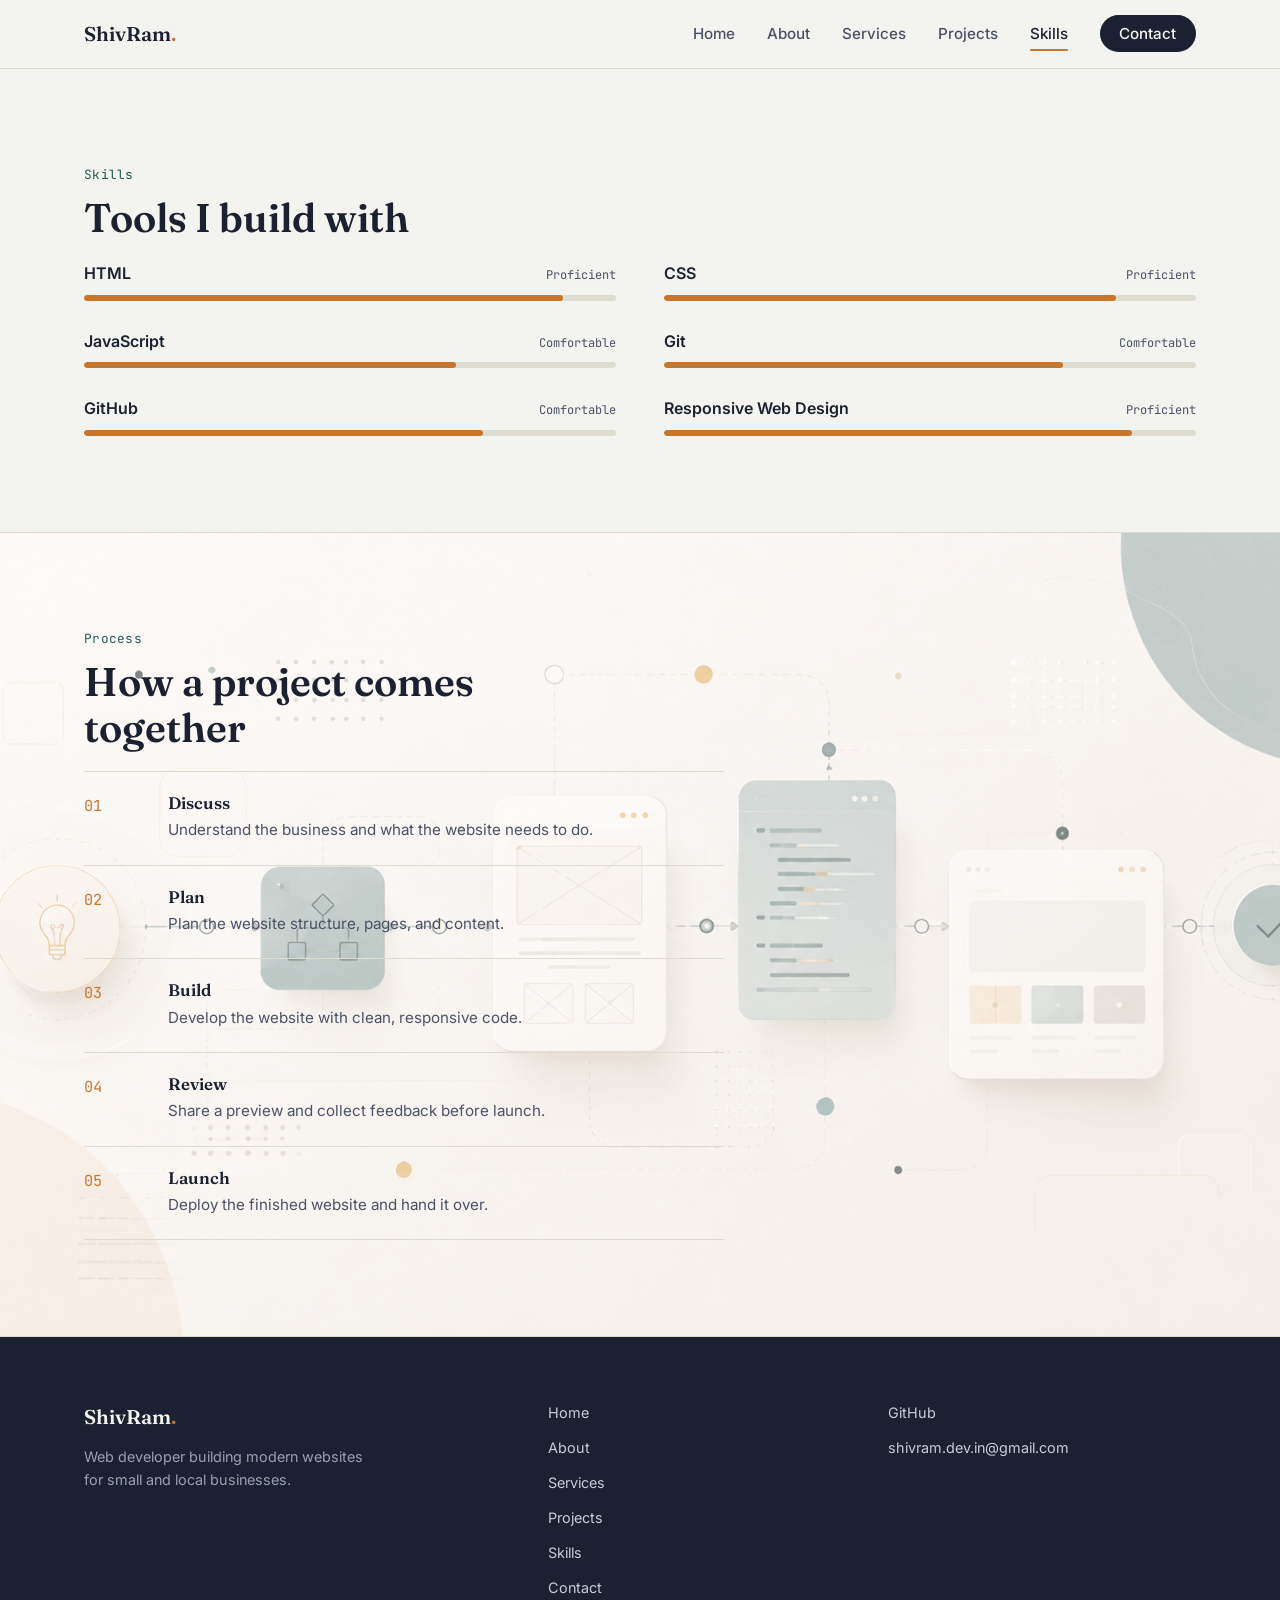
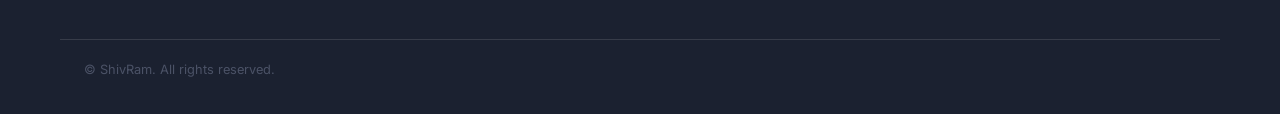
<file: skills.html>
<!DOCTYPE html>
<html lang="en">

<head>
    <meta charset="UTF-8">
    <meta name="viewport" content="width=device-width, initial-scale=1.0">

    <title>Skills — ShivRam | Web Developer for Small & Local Businesses</title>

    <meta name="description"
        content="ShivRam builds modern, fast, responsive websites for small and local businesses — cafés, salons, service shops, and more.">

    <link rel="preconnect" href="https://fonts.googleapis.com">
    <link rel="preconnect" href="https://fonts.gstatic.com" crossorigin>

    <link
        href="https://fonts.googleapis.com/css2?family=Fraunces:ital,opsz,wght@0,9..144,400;0,9..144,500;0,9..144,600;1,9..144,500&family=Inter:wght@400;500;600;700&family=JetBrains+Mono:wght@400;500&display=swap"
        rel="stylesheet">

    <link rel="stylesheet" href="style.css">
</head>

<body>

    <!-- ================= NAVIGATION ================= -->
    <header class="site-header">
        <nav class="navbar" aria-label="Primary">

            <a href="#home" class="nav-logo">
                ShivRam<span class="nav-logo-dot">.</span>
            </a>

            <button
                class="nav-toggle"
                id="navToggle"
                aria-expanded="false"
                aria-controls="navMenu"
                aria-label="Open menu"
                type="button">

                <span></span>
                <span></span>
                <span></span>
            </button>

            <ul class="nav-menu" id="navMenu">
                <li><a href="index.html" class="nav-link">Home</a></li>
                <li><a href="about.html" class="nav-link">About</a></li>
                <li><a href="services.html" class="nav-link">Services</a></li>
                <li><a href="projects.html" class="nav-link">Projects</a></li>
                <li><a href="skills.html" class="nav-link active-link" aria-current="page">Skills</a></li>
                <li><a href="contact.html" class="nav-link nav-cta">Contact</a></li>
            </ul>

        </nav>
    </header>

    <main>

        <!-- ================= SKILLS ================= -->
        <section class="skills" id="skills">
            <div class="container">

                <p class="eyebrow">Skills</p>
                <h1 class="section-title">Tools I build with</h1>

                <div class="skills-grid">

                    <div class="skill-item">
                        <div class="skill-top">
                            <span class="skill-name">HTML</span>
                            <span class="skill-level">Proficient</span>
                        </div>
                        <div class="skill-bar">
                            <span style="width: 90%;"></span>
                        </div>
                    </div>

                    <div class="skill-item">
                        <div class="skill-top">
                            <span class="skill-name">CSS</span>
                            <span class="skill-level">Proficient</span>
                        </div>
                        <div class="skill-bar">
                            <span style="width: 85%;"></span>
                        </div>
                    </div>

                    <div class="skill-item">
                        <div class="skill-top">
                            <span class="skill-name">JavaScript</span>
                            <span class="skill-level">Comfortable</span>
                        </div>
                        <div class="skill-bar">
                            <span style="width: 70%;"></span>
                        </div>
                    </div>

                    <div class="skill-item">
                        <div class="skill-top">
                            <span class="skill-name">Git</span>
                            <span class="skill-level">Comfortable</span>
                        </div>
                        <div class="skill-bar">
                            <span style="width: 75%;"></span>
                        </div>
                    </div>

                    <div class="skill-item">
                        <div class="skill-top">
                            <span class="skill-name">GitHub</span>
                            <span class="skill-level">Comfortable</span>
                        </div>
                        <div class="skill-bar">
                            <span style="width: 75%;"></span>
                        </div>
                    </div>

                    <div class="skill-item">
                        <div class="skill-top">
                            <span class="skill-name">Responsive Web Design</span>
                            <span class="skill-level">Proficient</span>
                        </div>
                        <div class="skill-bar">
                            <span style="width: 88%;"></span>
                        </div>
                    </div>

                </div>
            </div>
        </section>

        <!-- ================= WORK PROCESS ================= -->
        <section class="process" id="process">
            <div class="container">

                <p class="eyebrow">Process</p>
                <h2 class="section-title">How a project comes together</h2>

                <ol class="process-list">

                    <li class="process-step">
                        <span class="process-num">01</span>
                        <div>
                            <h3>Discuss</h3>
                            <p>Understand the business and what the website needs to do.</p>
                        </div>
                    </li>

                    <li class="process-step">
                        <span class="process-num">02</span>
                        <div>
                            <h3>Plan</h3>
                            <p>Plan the website structure, pages, and content.</p>
                        </div>
                    </li>

                    <li class="process-step">
                        <span class="process-num">03</span>
                        <div>
                            <h3>Build</h3>
                            <p>Develop the website with clean, responsive code.</p>
                        </div>
                    </li>

                    <li class="process-step">
                        <span class="process-num">04</span>
                        <div>
                            <h3>Review</h3>
                            <p>Share a preview and collect feedback before launch.</p>
                        </div>
                    </li>

                    <li class="process-step">
                        <span class="process-num">05</span>
                        <div>
                            <h3>Launch</h3>
                            <p>Deploy the finished website and hand it over.</p>
                        </div>
                    </li>

                </ol>
            </div>
        </section>

    </main>

    <!-- ================= FOOTER ================= -->
    <footer class="site-footer">
        <div class="container footer-inner">

            <div class="footer-brand">
                <a href="#home" class="nav-logo">
                    ShivRam<span class="nav-logo-dot">.</span>
                </a>
                <p>Web developer building modern websites for small and local businesses.</p>
            </div>

            <nav class="footer-nav" aria-label="Footer">
                <a href="index.html">Home</a>
                <a href="about.html">About</a>
                <a href="services.html">Services</a>
                <a href="projects.html">Projects</a>
                <a href="skills.html">Skills</a>
                <a href="contact.html">Contact</a>
            </nav>

            <div class="footer-meta">
                <a href="https://github.com/shivram-devloper"
                   target="_blank"
                   rel="noopener noreferrer">GitHub</a>

                <a href="mailto:shivram.dev.in@gmail.com">
                    shivram.dev.in@gmail.com
                </a>
            </div>

        </div>

        <div class="container footer-bottom">
            <p>&copy; <span id="currentYear"></span> ShivRam. All rights reserved.</p>
        </div>
    </footer>

    <script src="script.js"></script>

</body>
</html>
</file>
<file: style.css>
/* =========================================================
   ShivRam — PORTFOLIO STYLESHEET
   Table of contents:
   1. Custom properties (design tokens)
   2. Reset & base styles
   3. Layout helpers
   4. Buttons
   5. Navigation
   6. Hero
   7. About
   8. Services
   9. Projects
   10. Skills
   11. Process
   12. Contact
   13. Footer
   14. Responsive breakpoints
   ========================================================= */

/* ---------- 1. Custom properties ---------- */
:root {
  /* Color */
  --color-bg: #F3F4EF;
  --color-surface: #FFFFFF;
  --color-ink: #1B2130;
  --color-ink-soft: #4B5266;
  --color-border: #DEDCD1;
  --color-accent: #C9762C;
  --color-accent-dark: #A8611F;
  --color-teal: #275C58;
  --color-teal-soft: #E4EDEB;

  /* Type */
  --font-display: "Fraunces", Georgia, serif;
  --font-body: "Inter", -apple-system, BlinkMacSystemFont, "Segoe UI", sans-serif;
  --font-mono: "JetBrains Mono", "SFMono-Regular", Consolas, monospace;

  /* Layout */
  --container-width: 1160px;
  --radius-md: 10px;
  --radius-lg: 16px;
  --shadow-soft: 0 1px 2px rgba(27, 33, 48, 0.06), 0 8px 24px -12px rgba(27, 33, 48, 0.12);

  /* Motion */
  --transition-fast: 160ms ease;
  --transition-med: 260ms ease;
}

/* ---------- 2. Reset & base styles ---------- */
*, *::before, *::after {
  box-sizing: border-box;
}

html {
  scroll-behavior: smooth;
}

@media (prefers-reduced-motion: reduce) {
  html {
    scroll-behavior: auto;
  }
  *, *::before, *::after {
    animation-duration: 0.01ms !important;
    animation-iteration-count: 1 !important;
    transition-duration: 0.01ms !important;
  }
}

body {
  margin: 0;
  font-family: var(--font-body);
  color: var(--color-ink);
  background-color: var(--color-bg);
  line-height: 1.6;
  -webkit-font-smoothing: antialiased;
}

img {
  max-width: 100%;
  display: block;
}

h1, h2, h3 {
  font-family: var(--font-display);
  color: var(--color-ink);
  line-height: 1.15;
  margin: 0 0 0.5em;
  font-weight: 600;
}

p {
  margin: 0 0 1em;
  color: var(--color-ink-soft);
  max-width: 62ch;
}

a {
  color: inherit;
  text-decoration: none;
}

ul, ol {
  margin: 0;
  padding: 0;
  list-style: none;
}

button {
  font-family: inherit;
  cursor: pointer;
}

input, textarea {
  font-family: inherit;
  font-size: 1rem;
}

a:focus-visible,
button:focus-visible,
input:focus-visible,
textarea:focus-visible {
  outline: 2px solid var(--color-accent);
  outline-offset: 3px;
}

/* ---------- 3. Layout helpers ---------- */
.container {
  width: 100%;
  max-width: var(--container-width);
  margin-inline: auto;
  padding-inline: 24px;
}

section {
  padding-block: 96px;
}

.eyebrow {
  font-family: var(--font-mono);
  font-size: 0.8rem;
  letter-spacing: 0.02em;
  color: var(--color-teal);
  margin: 0 0 0.75em;
}

.section-title {
  font-size: clamp(1.75rem, 1.4rem + 1.4vw, 2.5rem);
  max-width: 20ch;
}

.section-lead {
  max-width: 60ch;
  font-size: 1.05rem;
  margin-bottom: 2.5rem;
}

/* ---------- 4. Buttons ---------- */
.btn {
  display: inline-flex;
  align-items: center;
  justify-content: center;
  gap: 0.5em;
  padding: 0.85em 1.6em;
  border-radius: 999px;
  font-weight: 600;
  font-size: 0.95rem;
  border: 1px solid transparent;
  transition: transform var(--transition-fast), background-color var(--transition-fast), border-color var(--transition-fast), color var(--transition-fast);
  white-space: nowrap;
}

.btn-primary {
  background-color: var(--color-ink);
  color: var(--color-bg);
}

.btn-primary:hover {
  background-color: var(--color-accent-dark);
}

.btn-ghost {
  background-color: transparent;
  border-color: var(--color-border);
  color: var(--color-ink);
}

.btn-ghost:hover {
  border-color: var(--color-ink);
}

.btn-small {
  padding: 0.55em 1.1em;
  font-size: 0.85rem;
}

.btn-full {
  width: 100%;
}

/* ---------- 5. Navigation ---------- */
.site-header {
  position: sticky;
  top: 0;
  z-index: 100;
  background-color: rgba(243, 244, 239, 0.9);
  backdrop-filter: blur(8px);
  border-bottom: 1px solid var(--color-border);
}

.navbar {
  max-width: var(--container-width);
  margin-inline: auto;
  padding: 18px 24px;
  display: flex;
  align-items: center;
  justify-content: space-between;
}

.nav-logo {
  font-family: var(--font-display);
  font-size: 1.25rem;
  font-weight: 600;
  color: var(--color-ink);
}

.nav-logo-dot {
  color: var(--color-accent);
}

.nav-menu {
  display: flex;
  align-items: center;
  gap: 2rem;
}

.nav-link {
  font-size: 0.95rem;
  font-weight: 500;
  color: var(--color-ink-soft);
  position: relative;
  padding-block: 4px;
  transition: color var(--transition-fast);
}

.nav-link:hover,
.nav-link.active-link {
  color: var(--color-ink);
}

.nav-link.active-link::after {
  content: "";
  position: absolute;
  left: 0;
  right: 0;
  bottom: -4px;
  height: 2px;
  background-color: var(--color-accent);
  border-radius: 2px;
}

.nav-cta {
  background-color: var(--color-ink);
  color: var(--color-bg) !important;
  padding: 0.6em 1.3em;
  border-radius: 999px;
}

.nav-cta:hover {
  background-color: var(--color-accent-dark);
}

.nav-cta.active-link::after {
  display: none;
}

.nav-toggle {
  display: none;
  flex-direction: column;
  justify-content: center;
  gap: 5px;
  width: 40px;
  height: 40px;
  background: transparent;
  border: none;
  padding: 0;
}

.nav-toggle span {
  display: block;
  width: 22px;
  height: 2px;
  background-color: var(--color-ink);
  border-radius: 2px;
  transition: transform var(--transition-med), opacity var(--transition-med);
  margin-inline: auto;
}

.nav-toggle[aria-expanded="true"] span:nth-child(1) {
  transform: translateY(7px) rotate(45deg);
}

.nav-toggle[aria-expanded="true"] span:nth-child(2) {
  opacity: 0;
}

.nav-toggle[aria-expanded="true"] span:nth-child(3) {
  transform: translateY(-7px) rotate(-45deg);
}

/* ---------- 6. Hero ---------- */
.hero {
  position: relative;
  padding-block: 88px 64px;
  overflow: hidden;
}

.hero-grid-bg {
  position: absolute;
  inset: 0;
  z-index: 0;
  background-image:
    linear-gradient(to right, rgba(27, 33, 48, 0.045) 1px, transparent 1px),
    linear-gradient(to bottom, rgba(27, 33, 48, 0.045) 1px, transparent 1px);
  background-size: 48px 48px;
  mask-image: linear-gradient(to bottom, black, transparent 85%);
}

.hero-inner {
  position: relative;
  z-index: 1;
  display: grid;
  grid-template-columns: 1.1fr 0.9fr;
  gap: 48px;
  align-items: center;
}

.hero-title {
  font-size: clamp(2.1rem, 1.5rem + 2.6vw, 3.4rem);
  max-width: 14ch;
}

.hero-desc {
  font-size: 1.1rem;
  max-width: 46ch;
}

.hero-actions {
  display: flex;
  gap: 1rem;
  margin-top: 2rem;
  flex-wrap: wrap;
}

/* Hero visual: faux browser mockup, built from CSS only */
.browser-mock {
  background-color: var(--color-surface);
  border: 1px solid var(--color-border);
  border-radius: var(--radius-lg);
  box-shadow: var(--shadow-soft);
  overflow: hidden;
}

.browser-bar {
  display: flex;
  align-items: center;
  gap: 8px;
  padding: 12px 14px;
  background-color: #EEEBE1;
  border-bottom: 1px solid var(--color-border);
}

.browser-dot {
  width: 9px;
  height: 9px;
  border-radius: 50%;
  background-color: #D3CFC2;
}

.browser-url {
  margin-left: 10px;
  font-family: var(--font-mono);
  font-size: 0.75rem;
  color: var(--color-ink-soft);
  background-color: var(--color-surface);
  border-radius: 6px;
  padding: 4px 10px;
  flex: 1;
}

.browser-body {
  padding: 22px;
}

.skeleton-nav {
  display: flex;
  align-items: center;
  gap: 14px;
  margin-bottom: 26px;
}

.skeleton-chip {
  width: 22px;
  height: 22px;
  border-radius: 6px;
  background-color: var(--color-accent);
  flex-shrink: 0;
}

.skeleton-line {
  display: block;
  height: 8px;
  border-radius: 4px;
  background-color: #E7E4D8;
}

.skeleton-line--s { width: 44px; }
.skeleton-line--md { width: 70%; margin-block: 10px; }
.skeleton-line--lg { width: 85%; height: 16px; margin-bottom: 10px; }

.skeleton-hero {
  margin-bottom: 24px;
}

.skeleton-btn {
  display: inline-block;
  width: 96px;
  height: 26px;
  border-radius: 999px;
  background-color: var(--color-teal);
  margin-top: 6px;
}

.skeleton-cards {
  display: grid;
  grid-template-columns: repeat(3, 1fr);
  gap: 12px;
}

.skeleton-card {
  height: 64px;
  border-radius: 8px;
  background-color: var(--color-teal-soft);
}

/* ---------- 7. About ---------- */
.about-inner {
  display: grid;
  grid-template-columns: 0.8fr 1.2fr;
  gap: 56px;
  align-items: center;
}

.avatar-frame {
  position: relative;
  aspect-ratio: 1 / 1;
  border-radius: var(--radius-lg);
  overflow: hidden;
  border: 1px solid var(--color-border);
  background-color: var(--color-teal);
}

.avatar-frame img {
  width: 100%;
  height: 100%;
  object-fit: cover;
}

.avatar-placeholder {
  display: none;
  position: absolute;
  inset: 0;
  align-items: center;
  justify-content: center;
  font-family: var(--font-display);
  font-size: 4rem;
  color: var(--color-teal-soft);
  background: linear-gradient(155deg, var(--color-teal), #16332F);
}

.avatar-fallback img {
  display: none;
}

.avatar-fallback .avatar-placeholder {
  display: flex;
}

.about-copy p {
  font-size: 1.02rem;
}

/* ---------- 8. Services ---------- */
.services-list {
  display: flex;
  flex-direction: column;
  border-top: 1px solid var(--color-border);
}

.service-row {
  display: grid;
  grid-template-columns: 56px 1fr;
  gap: 24px;
  padding-block: 28px;
  border-bottom: 1px solid var(--color-border);
  align-items: flex-start;
}

.service-icon svg {
  width: 32px;
  height: 32px;
  fill: none;
  stroke: var(--color-accent);
  stroke-width: 2.4;
  stroke-linecap: round;
  stroke-linejoin: round;
}

.service-text h3 {
  font-size: 1.2rem;
  margin-bottom: 0.35em;
}

.service-text p {
  margin: 0;
}

/* ---------- 9. Projects ---------- */
.project-grid {
  display: grid;
  grid-template-columns: repeat(3, 1fr);
  gap: 28px;
}

.project-card {
  position: relative;
  background-color: var(--color-surface);
  border: 1px solid var(--color-border);
  border-radius: var(--radius-lg);
  overflow: hidden;
  display: flex;
  flex-direction: column;
  transition: transform var(--transition-med), box-shadow var(--transition-med);
}

.project-card:hover {
  transform: translateY(-4px);
  box-shadow: var(--shadow-soft);
}

.demo-badge {
  position: absolute;
  top: 14px;
  left: 14px;
  z-index: 2;
  background-color: var(--color-ink);
  color: var(--color-bg);
  font-family: var(--font-mono);
  font-size: 0.7rem;
  padding: 5px 10px;
  border-radius: 999px;
}

.project-media {
  aspect-ratio: 16 / 10;
  background-color: var(--color-teal-soft);
}

.project-media img {
  width: 100%;
  height: 100%;
  object-fit: cover;
}

.project-body {
  padding: 22px;
  display: flex;
  flex-direction: column;
  flex: 1;
}

.project-body h3 {
  font-size: 1.15rem;
}

.project-body p {
  font-size: 0.95rem;
  flex: 1;
}

.tech-tags {
  display: flex;
  flex-wrap: wrap;
  gap: 8px;
  margin-bottom: 18px;
}

.tech-tags li {
  font-family: var(--font-mono);
  font-size: 0.72rem;
  color: var(--color-teal);
  background-color: var(--color-teal-soft);
  padding: 4px 9px;
  border-radius: 6px;
}

.project-actions {
  display: flex;
  gap: 10px;
}

/* ---------- 10. Skills ---------- */
.skills-grid {
  display: grid;
  grid-template-columns: repeat(2, 1fr);
  gap: 28px 48px;
}

.skill-top {
  display: flex;
  justify-content: space-between;
  align-items: baseline;
  margin-bottom: 8px;
}

.skill-name {
  font-weight: 600;
}

.skill-level {
  font-family: var(--font-mono);
  font-size: 0.75rem;
  color: var(--color-ink-soft);
}

.skill-bar {
  height: 6px;
  border-radius: 999px;
  background-color: var(--color-border);
  overflow: hidden;
}

.skill-bar span {
  display: block;
  height: 100%;
  background-color: var(--color-accent);
  border-radius: 999px;
}

/* ---------- 11. Process ---------- */
.process {
  background-color: var(--color-surface);
  border-top: 1px solid var(--color-border);
  border-bottom: 1px solid var(--color-border);
}

.process-list {
  display: flex;
  flex-direction: column;
  max-width: 640px;
}

.process-step {
  display: grid;
  grid-template-columns: 64px 1fr;
  gap: 20px;
  padding-block: 22px;
  border-top: 1px solid var(--color-border);
}

.process-step:last-child {
  border-bottom: 1px solid var(--color-border);
}

.process-num {
  font-family: var(--font-mono);
  font-size: 0.95rem;
  color: var(--color-accent);
}

.process-step h3 {
  font-size: 1.05rem;
  margin-bottom: 0.3em;
}

.process-step p {
  margin: 0;
  font-size: 0.95rem;
}

/* ---------- 12. Contact ---------- */
.contact-inner {
  display: grid;
  grid-template-columns: 0.9fr 1.1fr;
  gap: 56px;
}

.contact-email {
  display: inline-block;
  margin-top: 0.5rem;
  font-family: var(--font-mono);
  font-size: 1.05rem;
  color: var(--color-teal);
  border-bottom: 1px solid var(--color-teal);
}

.contact-form {
  background-color: var(--color-surface);
  border: 1px solid var(--color-border);
  border-radius: var(--radius-lg);
  padding: 32px;
}

.form-field {
  margin-bottom: 20px;
}

.form-field label {
  display: block;
  font-weight: 600;
  font-size: 0.9rem;
  margin-bottom: 6px;
}

.form-field input,
.form-field textarea {
  width: 100%;
  padding: 0.75em 0.9em;
  border: 1px solid var(--color-border);
  border-radius: var(--radius-md);
  background-color: var(--color-bg);
  color: var(--color-ink);
  resize: vertical;
  transition: border-color var(--transition-fast);
}

.form-field input:focus,
.form-field textarea:focus {
  border-color: var(--color-accent);
}

.form-field.has-error input,
.form-field.has-error textarea {
  border-color: #C24C3F;
}

.field-error {
  display: block;
  min-height: 1.2em;
  font-size: 0.8rem;
  color: #C24C3F;
  margin-top: 4px;
}

.form-status {
  margin-top: 14px;
  margin-bottom: 0;
  font-size: 0.9rem;
  min-height: 1.2em;
}

.form-status.success {
  color: var(--color-teal);
}

/* ---------- 13. Footer ---------- */
.site-footer {
  background-color: var(--color-ink);
  color: #C9CCD6;
  padding-top: 64px;
}

.site-footer .nav-logo {
  color: #F3F4EF;
}

.footer-inner {
  display: grid;
  grid-template-columns: 1.4fr 1fr 1fr;
  gap: 32px;
  padding-bottom: 40px;
  border-bottom: 1px solid rgba(255, 255, 255, 0.12);
}

.footer-brand p {
  color: #9BA0B0;
  margin-top: 12px;
  font-size: 0.9rem;
  max-width: 32ch;
}

.footer-nav,
.footer-meta {
  display: flex;
  flex-direction: column;
  gap: 12px;
  font-size: 0.9rem;
}

.footer-nav a,
.footer-meta a {
  color: #C9CCD6;
  transition: color var(--transition-fast);
}

.footer-nav a:hover,
.footer-meta a:hover {
  color: var(--color-accent);
}

.footer-bottom {
  padding-block: 20px;
  font-size: 0.8rem;
  color: #7B8092;
}

/* ---------- 14. Responsive breakpoints ---------- */

/* Tablet */
@media (max-width: 900px) {
  section {
    padding-block: 72px;
  }

  .hero-inner,
  .about-inner,
  .contact-inner {
    grid-template-columns: 1fr;
  }

  .hero-visual {
    order: -1;
  }

  .about-image {
    max-width: 280px;
  }

  .project-grid {
    grid-template-columns: repeat(2, 1fr);
  }

  .footer-inner {
    grid-template-columns: 1fr 1fr;
  }

  .footer-brand {
    grid-column: 1 / -1;
  }
}

/* Mobile nav + stacked layouts */
@media (max-width: 720px) {
  .nav-toggle {
    display: flex;
  }

  .nav-menu {
    position: fixed;
    top: 68px;
    left: 0;
    right: 0;
    flex-direction: column;
    align-items: stretch;
    gap: 0;
    background-color: var(--color-bg);
    border-bottom: 1px solid var(--color-border);
    padding: 8px 24px 20px;
    transform: translateY(-8px);
    opacity: 0;
    pointer-events: none;
    transition: transform var(--transition-med), opacity var(--transition-med);
  }

  .nav-menu.is-open {
    transform: translateY(0);
    opacity: 1;
    pointer-events: auto;
  }

  .nav-link {
    padding-block: 14px;
    border-bottom: 1px solid var(--color-border);
  }

  .nav-link.active-link::after {
    display: none;
  }

  .nav-cta {
    margin-top: 14px;
    text-align: center;
  }

  .project-grid {
    grid-template-columns: 1fr;
  }

  .skills-grid {
    grid-template-columns: 1fr;
  }

  .service-row {
    grid-template-columns: 44px 1fr;
  }
}

/* Small mobile */
@media (max-width: 480px) {
  .container {
    padding-inline: 18px;
  }

  section {
    padding-block: 56px;
  }

  .hero {
    padding-block: 48px 40px;
  }

  .hero-actions {
    flex-direction: column;
    align-items: stretch;
  }

  .contact-form {
    padding: 22px;
  }
}

/* =========================================================
   CUSTOM SECTION BACKGROUNDS
   ========================================================= */

/* Shared setup */
.hero,
.about,
.services,
.process,
.contact {
  position: relative;
  isolation: isolate;
}

/* Keep section content above the background */
.about > .container,
.services > .container,
.process > .container,
.contact > .container {
  position: relative;
  z-index: 1;
}

/* ---------- Hero ---------- */

.hero {
  background-image:
    linear-gradient(
      90deg,
      rgba(243, 244, 239, 0.35),
      rgba(243, 244, 239, 0.35)
    ),
    url("images/hero-bg.png");
  background-size: cover;
  background-position: center;
  background-repeat: no-repeat;
}

/* ---------- About ---------- */

.about::before {
  content: "";
  position: absolute;
  inset: 0;
  z-index: 0;

  background-image:
    linear-gradient(
      rgba(243, 244, 239, 0.40),
      rgba(243, 244, 239, 0.40)
    ),
    url("images/about-bg.png");

  background-size: cover;
  background-position: center;
  background-repeat: no-repeat;
}

/* ---------- Services ---------- */

.services::before {
  content: "";
  position: absolute;
  inset: 0;
  z-index: 0;

  background-image:
    linear-gradient(
      rgba(244, 239, 239, 0.1),
      rgba(239, 243, 244, 0.1)
    ),
    url("images/services-bg.png");

  background-size: cover;
  background-position: center;
  background-repeat: no-repeat;
}

/* ---------- Process ---------- */

.process::before {
  content: "";
  position: absolute;
  inset: 0;
  z-index: 0;

  background-image:
    linear-gradient(
      rgba(255, 255, 255, 0.35),
      rgba(255, 255, 255, 0.35)
    ),
    url("images/process-bg.png");

  background-size: cover;
  background-position: center;
  background-repeat: no-repeat;
}

/* ---------- Contact ---------- */

.contact::before {
  content: "";
  position: absolute;
  inset: 0;
  z-index: 0;

  background-image:
    linear-gradient(
      rgba(243, 244, 239, 0.30),
      rgba(243, 244, 239, 0.20)
    ),
    url("images/contact-bg.png");

  background-size: cover;
  background-position: center;
  background-repeat: no-repeat;
}

/* ---------- Make the backgrounds feel more polished ---------- */

.hero,
.about,
.services,
.process,
.contact {
  background-attachment: scroll;
}

@media (min-width: 900px) {
  .hero,
  .about,
  .services,
  .process,
  .contact {
    background-attachment: scroll;
  }
}

/* =========================================================
   CUSTOM TEXT COLORS — SECTION BY SECTION
   Add this at the VERY BOTTOM of style.css
   ========================================================= */


/* ---------- 1. HERO ---------- */

.hero h1,
.hero h2,
.hero h3 {
  color: #FFFFFF;
}

.hero p {
  color: #E5E7EB;
}

.hero .eyebrow,
.hero .label {
  color: #E5E7EB;
}

.hero a {
  color: #FFFFFF;
}


/* ---------- 2. ABOUT ---------- */

.about h1,
.about h2,
.about h3 {
  color: #1B2130;
}

.about p {
  color: #4B5266;
}

.about .eyebrow,
.about .label {
  color: #275C58;
}


/* ---------- 3. SERVICES ---------- */

.services h1,
.services h2,
.services h3 {
  color: #1B2130;
}

.services p {
  color: #4B5266;
}

.services .eyebrow,
.services .label {
  color: #275C58;
}


/* ---------- 4. PROJECTS ---------- */

.projects h1,
.projects h2,
.projects h3 {
  color: #1B2130;
}

.projects p {
  color: #4B5266;
}

.projects .eyebrow,
.projects .label {
  color: #275C58;
}


/* ---------- 5. PROCESS ---------- */

.process h1,
.process h2,
.process h3 {
  color: #1B2130;
}

.process p {
  color: #4B5266;
}

.process .eyebrow,
.process .label {
  color: #275C58;
}


/* ---------- 6. CONTACT ---------- */

.contact h1,
.contact h2,
.contact h3 {
  color: #FFFFFF;
}

.contact p {
  color: #E5E7EB;
}

.contact .eyebrow,
.contact .label {
  color: #E5E7EB;
}

.contact a {
  color: #FFFFFF;
}


/* =========================================================
   ACCENT COLORS
   ========================================================= */

/* Warm amber — use for important highlights */
.hero .accent,
.about .accent,
.services .accent,
.projects .accent,
.process .accent {
  color: #C9762C;
}


/* Teal — use for labels, small highlights and links */
.about a,
.services a,
.projects a,
.process a {
  color: #275C58;
}


/* =========================================================
   OPTIONAL: CONTACT FORM TEXT
   ========================================================= */

.contact input,
.contact textarea,
.contact select {
  color: #1B2130;
}

.contact input::placeholder,
.contact textarea::placeholder {
  color: #6B7280;
}


/* =========================================================
   IMPORTANT:
   Keep buttons readable
   ========================================================= */

.hero .btn,
.contact .btn {
  color: #FFFFFF;
}
</file>
